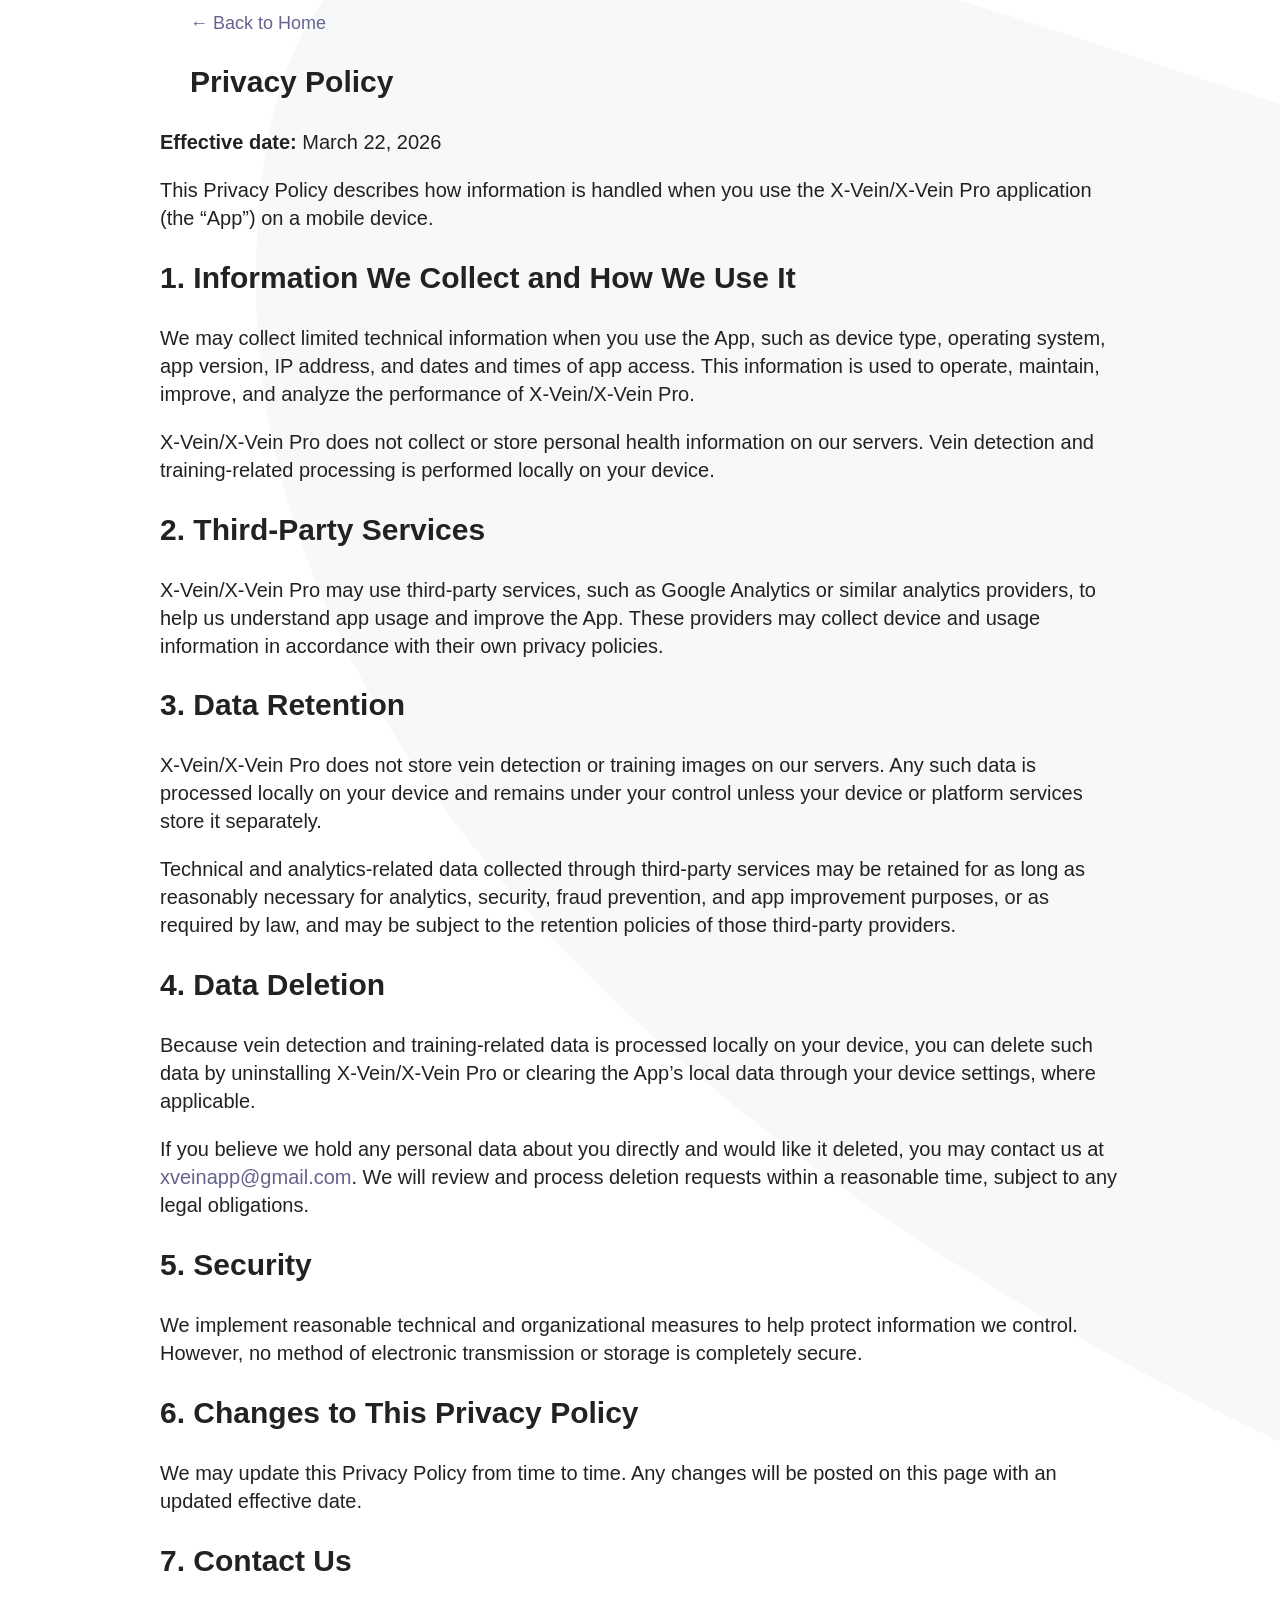
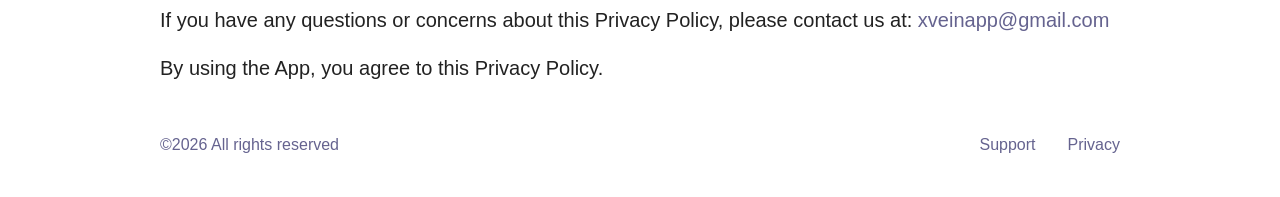
<file: page-1.html>
<!DOCTYPE html>
<html dir="auto" lang="en">
<head>
  <meta charset="UTF-8" />
  <title>Privacy Policy - X-Vein/X-Vein Pro Medical Training App</title>

  <meta
    name="description"
    content="X-Vein/X-Vein Pro Privacy Policy - Learn how we protect your privacy and handle data in our medical vein detection training application."
  />
  <meta name="viewport" content="width=device-width, initial-scale=1" />
  <link rel="icon" href="assets/favicon.png" />

  <meta property="og:title" content="Privacy Policy - X-Vein/X-Vein Pro Medical Training App" />
  <meta
    property="og:description"
    content="X-Vein/X-Vein Pro Privacy Policy - Learn how we protect your privacy and handle data in our medical vein detection training application."
  />
  <meta property="og:image" content="assets/og-image.png" />

  <link rel="stylesheet" href="assets/tobi.css" />
  <link rel="stylesheet" href="assets/style.css" />
</head>
<body>
  <main>
    <article class="page">
      <header class="page__header">
        <div class="container">
          <nav class="page__nav">
            <a href="index.html" class="page__nav-link">← Back to Home</a>
          </nav>
          <h1 class="page__title">Privacy Policy</h1>
        </div>
      </header>

      <div class="page__content">
        <p><strong>Effective date:</strong> March 22, 2026</p>

        <p>
          This Privacy Policy describes how information is handled when you use the
          X-Vein/X-Vein Pro application (the “App”) on a mobile device.
        </p>

        <h2>1. Information We Collect and How We Use It</h2>
        <p>
          We may collect limited technical information when you use the App, such as
          device type, operating system, app version, IP address, and dates and times
          of app access. This information is used to operate, maintain, improve, and
          analyze the performance of X-Vein/X-Vein Pro.
        </p>
        <p>
          X-Vein/X-Vein Pro does not collect or store personal health information on
          our servers. Vein detection and training-related processing is performed
          locally on your device.
        </p>

        <h2>2. Third-Party Services</h2>
        <p>
          X-Vein/X-Vein Pro may use third-party services, such as Google Analytics or
          similar analytics providers, to help us understand app usage and improve the
          App. These providers may collect device and usage information in accordance
          with their own privacy policies.
        </p>

        <h2>3. Data Retention</h2>
        <p>
          X-Vein/X-Vein Pro does not store vein detection or training images on our
          servers. Any such data is processed locally on your device and remains under
          your control unless your device or platform services store it separately.
        </p>
        <p>
          Technical and analytics-related data collected through third-party services
          may be retained for as long as reasonably necessary for analytics, security,
          fraud prevention, and app improvement purposes, or as required by law, and
          may be subject to the retention policies of those third-party providers.
        </p>

        <h2>4. Data Deletion</h2>
        <p>
          Because vein detection and training-related data is processed locally on your
          device, you can delete such data by uninstalling X-Vein/X-Vein Pro or clearing
          the App’s local data through your device settings, where applicable.
        </p>
        <p>
          If you believe we hold any personal data about you directly and would like
          it deleted, you may contact us at
          <a href="mailto:xveinapp@gmail.com">xveinapp@gmail.com</a>. We will review
          and process deletion requests within a reasonable time, subject to any legal
          obligations.
        </p>

        <h2>5. Security</h2>
        <p>
          We implement reasonable technical and organizational measures to help protect
          information we control. However, no method of electronic transmission or
          storage is completely secure.
        </p>

        <h2>6. Changes to This Privacy Policy</h2>
        <p>
          We may update this Privacy Policy from time to time. Any changes will be
          posted on this page with an updated effective date.
        </p>

        <h2>7. Contact Us</h2>
        <p>
          If you have any questions or concerns about this Privacy Policy, please
          contact us at:
          <a href="mailto:xveinapp@gmail.com">xveinapp@gmail.com</a>
        </p>

        <p>By using the App, you agree to this Privacy Policy.</p>
      </div>
    </article>
  </main>

  <footer class="footer">
    <div class="container">
      <div class="footer__container">
        <p class="footer__love">
          <script>document.write('&copy;' + (new Date()).getFullYear());</script>
          <noscript>&copy;2026</noscript>
          All rights reserved
        </p>
        <ul class="footer__links">
          <li class="footer__link">
            <a href="support.html">Support</a>
          </li>
          <li class="footer__link">
            <a href="page-1.html">Privacy</a>
          </li>
        </ul>
      </div>
    </div>
  </footer>

  <script type="text/javascript" src="assets/tobi.min.js"></script>
  <script>
    window.onload = function () {
      var tobi = new Tobi();
    };
  </script>
</body>
</html>
</file>
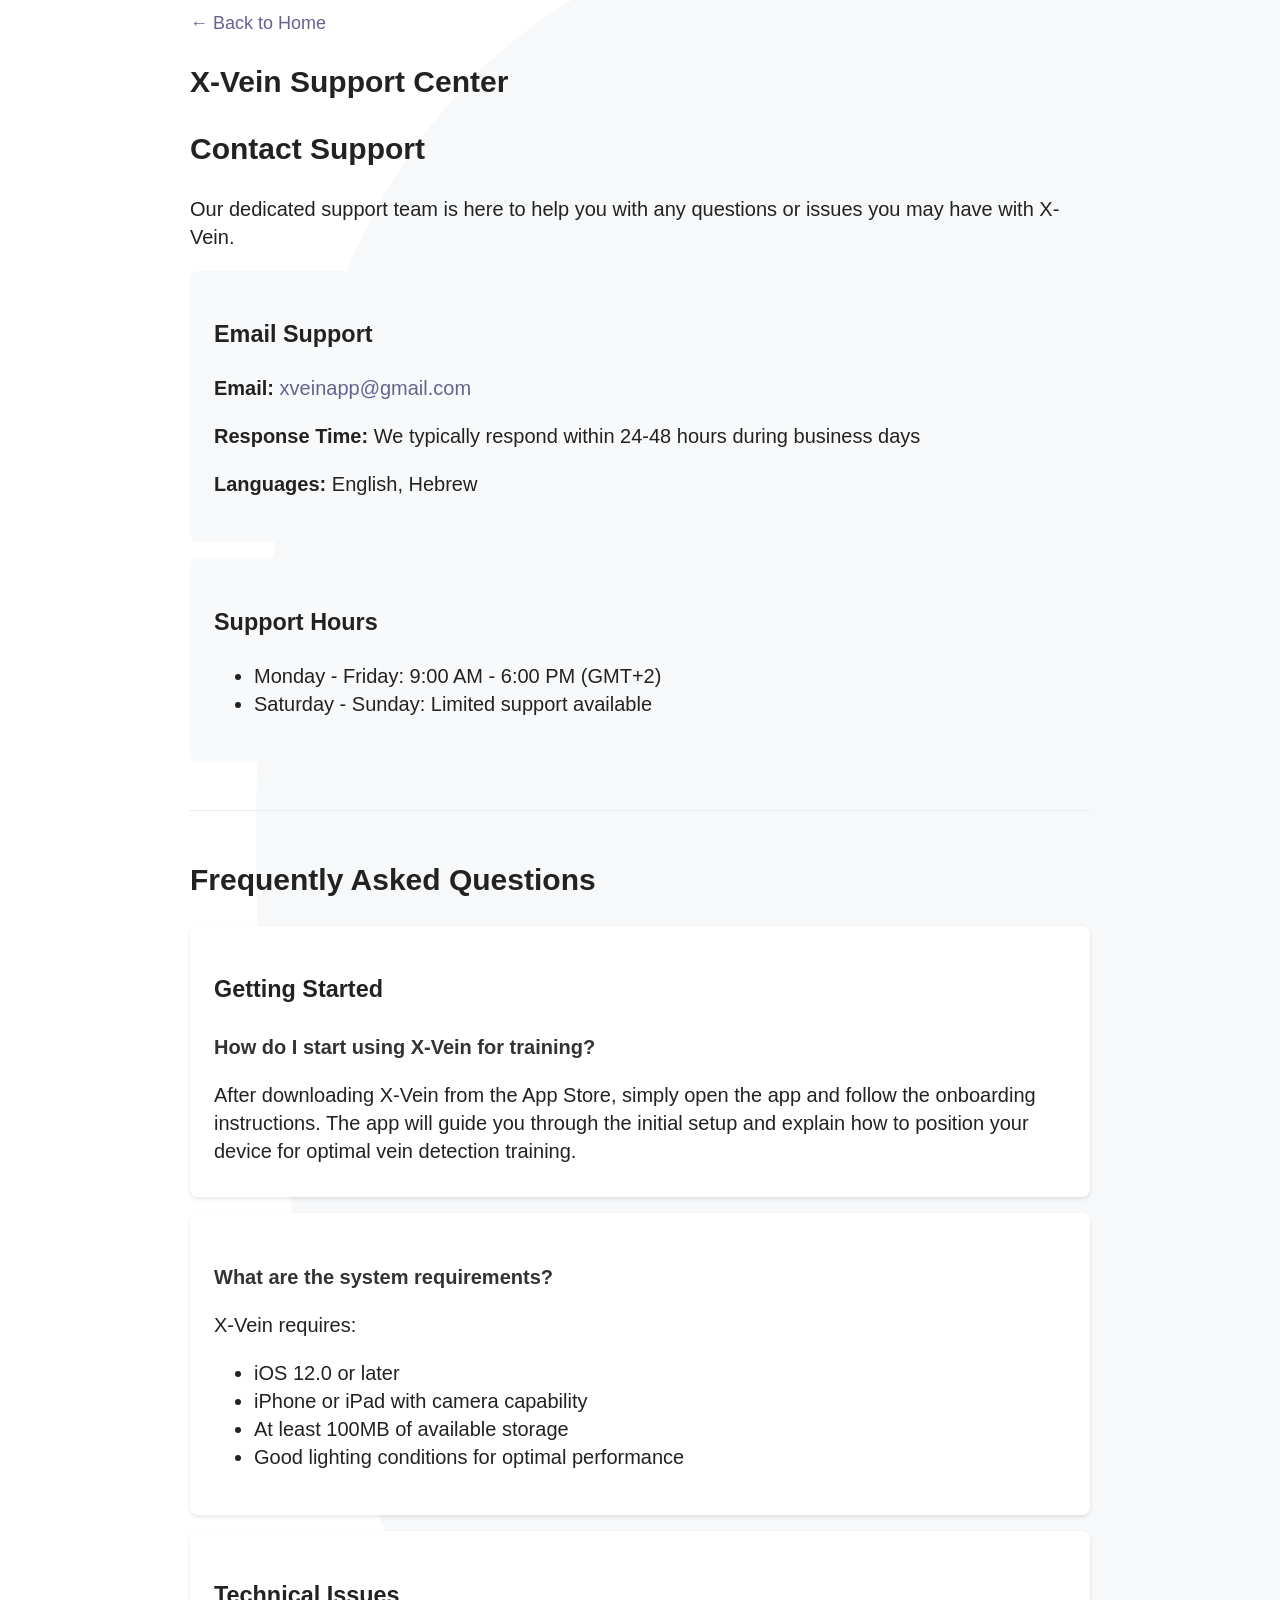
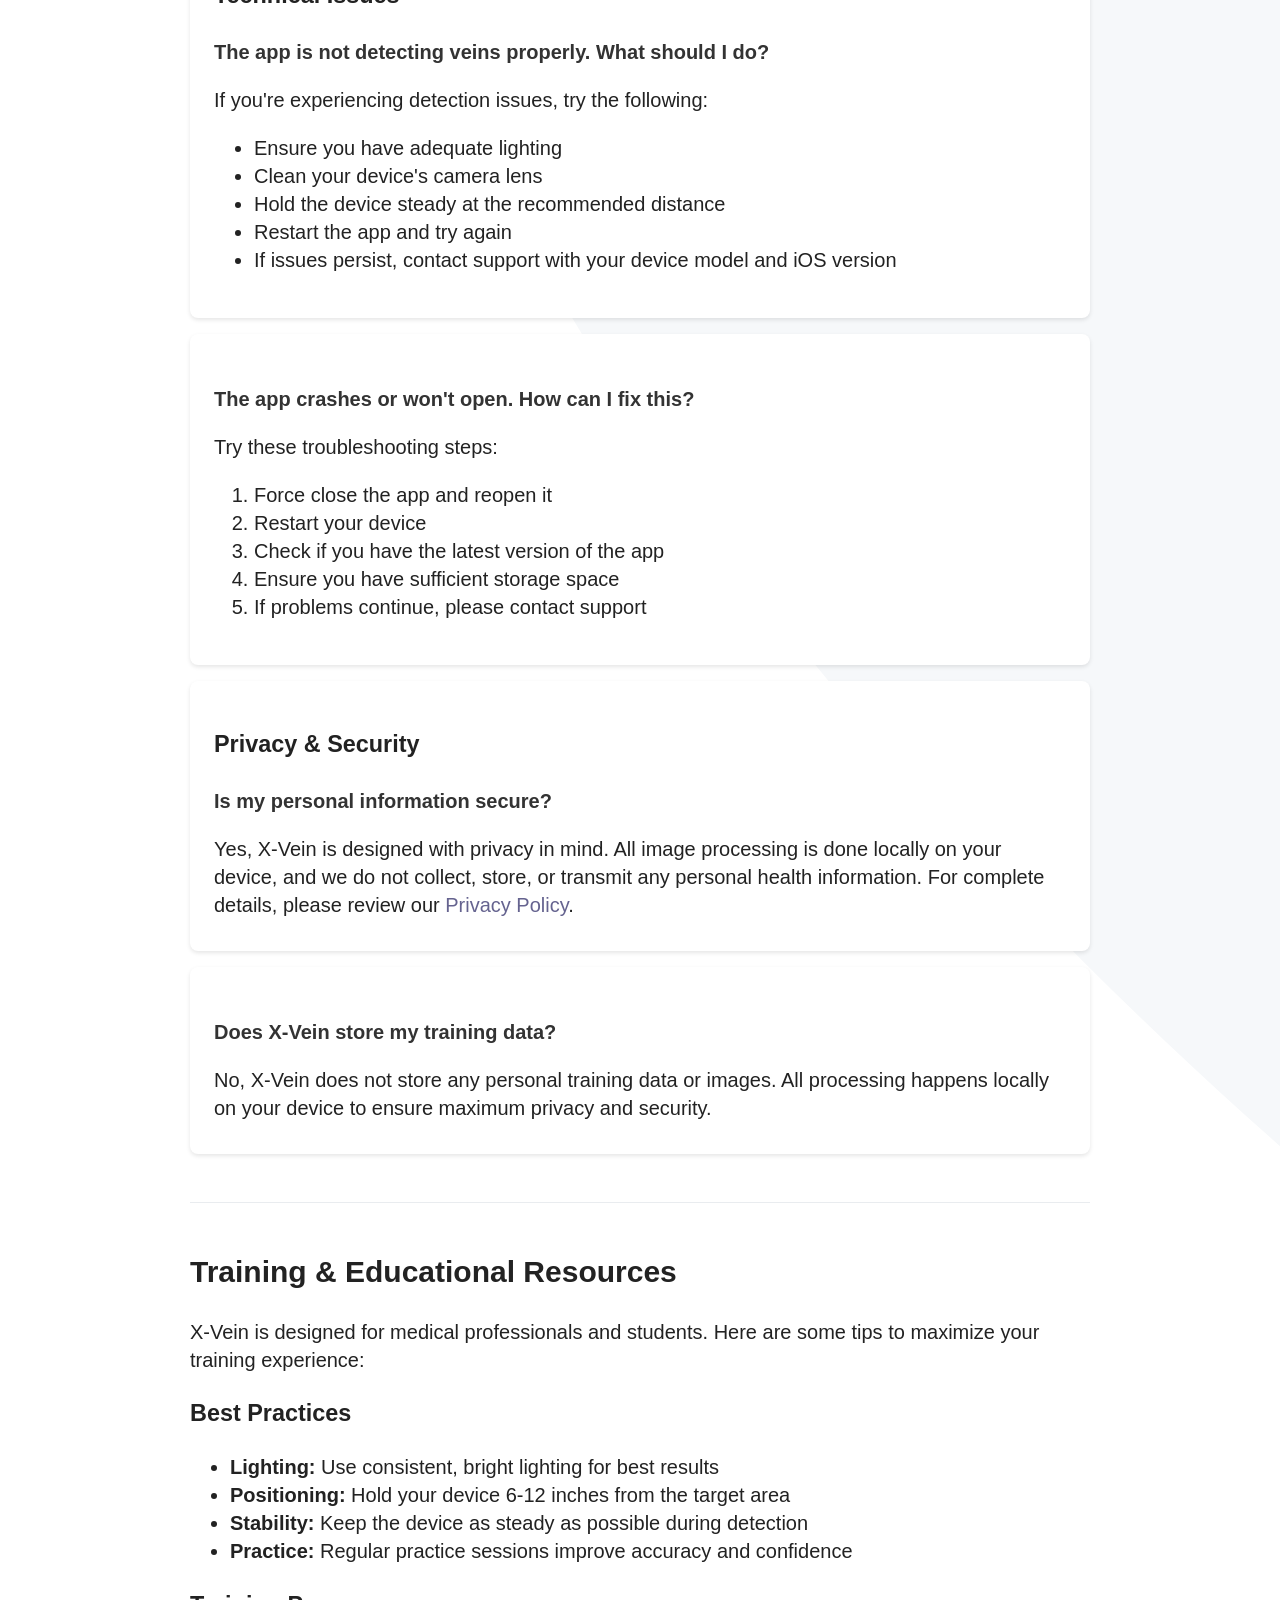
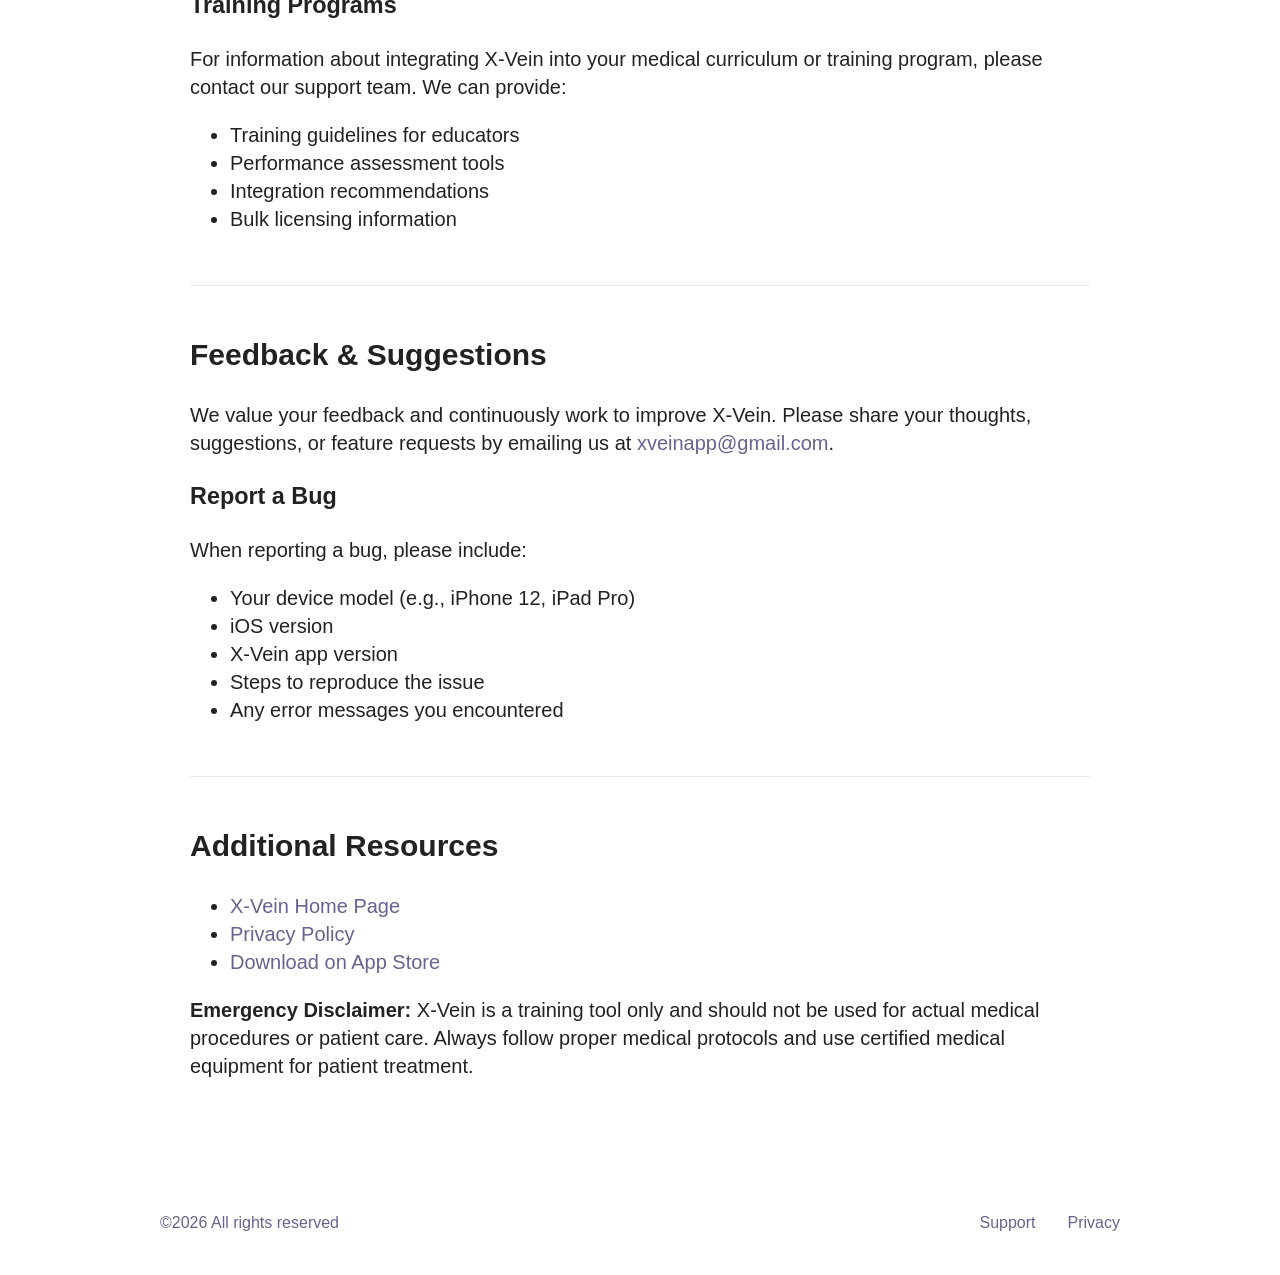
<file: support.html>
<!DOCTYPE html>
<html dir="auto" lang="en">
<head>
	<meta charset="UTF-8" />
	<title>Support - X-Vein Medical Training App</title>

	<meta name="description" content="Get help and support for X-Vein medical vein detection training app. Contact our support team, find answers to common questions, and access training resources." />
	<meta name="viewport" content="width=device-width, initial-scale=1" />
	<link rel="icon" href="assets/favicon.png" />

	<meta property="og:title" content="Support - X-Vein Medical Training App" />
	<meta property="og:description" content="Get help and support for X-Vein medical vein detection training app. Contact our support team, find answers to common questions, and access training resources." />
	<meta property="og:image" content="assets/og-image.png" />

	<link rel="stylesheet" href="assets/tobi.css" />
	<link rel="stylesheet" href="assets/style.css" />

</head>
	<body>
		<main>
<article class="page">
	<header class="page__header">
		<div class="container">
			<nav class="page__nav">
				<a href="index.html" class="page__nav-link">← Back to Home</a>
			</nav>
			<h1 class="page__title">X-Vein Support Center</h1>
		</div>
	</header>
	<div class="page__content container">
		
		<section class="support-section">
			<h2>Contact Support</h2>
			<p>Our dedicated support team is here to help you with any questions or issues you may have with X-Vein.</p>
			
			<div class="contact-info">
				<h3>Email Support</h3>
				<p><strong>Email:</strong> <a href="mailto:xveinapp@gmail.com">xveinapp@gmail.com</a></p>
				<p><strong>Response Time:</strong> We typically respond within 24-48 hours during business days</p>
				<p><strong>Languages:</strong> English, Hebrew</p>
			</div>
			
			<div class="support-hours">
				<h3>Support Hours</h3>
				<ul>
					<li>Monday - Friday: 9:00 AM - 6:00 PM (GMT+2)</li>
					<li>Saturday - Sunday: Limited support available</li>
				</ul>
			</div>
		</section>

		<section class="support-section">
			<h2>Frequently Asked Questions</h2>
			
			<div class="faq-item">
				<h3>Getting Started</h3>
				<h4>How do I start using X-Vein for training?</h4>
				<p>After downloading X-Vein from the App Store, simply open the app and follow the onboarding instructions. The app will guide you through the initial setup and explain how to position your device for optimal vein detection training.</p>
			</div>
			
			<div class="faq-item">
				<h4>What are the system requirements?</h4>
				<p>X-Vein requires:</p>
				<ul>
					<li>iOS 12.0 or later</li>
					<li>iPhone or iPad with camera capability</li>
					<li>At least 100MB of available storage</li>
					<li>Good lighting conditions for optimal performance</li>
				</ul>
			</div>
			
			<div class="faq-item">
				<h3>Technical Issues</h3>
				<h4>The app is not detecting veins properly. What should I do?</h4>
				<p>If you're experiencing detection issues, try the following:</p>
				<ul>
					<li>Ensure you have adequate lighting</li>
					<li>Clean your device's camera lens</li>
					<li>Hold the device steady at the recommended distance</li>
					<li>Restart the app and try again</li>
					<li>If issues persist, contact support with your device model and iOS version</li>
				</ul>
			</div>
			
			<div class="faq-item">
				<h4>The app crashes or won't open. How can I fix this?</h4>
				<p>Try these troubleshooting steps:</p>
				<ol>
					<li>Force close the app and reopen it</li>
					<li>Restart your device</li>
					<li>Check if you have the latest version of the app</li>
					<li>Ensure you have sufficient storage space</li>
					<li>If problems continue, please contact support</li>
				</ol>
			</div>
			
			<div class="faq-item">
				<h3>Privacy & Security</h3>
				<h4>Is my personal information secure?</h4>
				<p>Yes, X-Vein is designed with privacy in mind. All image processing is done locally on your device, and we do not collect, store, or transmit any personal health information. For complete details, please review our <a href="page-1.html">Privacy Policy</a>.</p>
			</div>
			
			<div class="faq-item">
				<h4>Does X-Vein store my training data?</h4>
				<p>No, X-Vein does not store any personal training data or images. All processing happens locally on your device to ensure maximum privacy and security.</p>
			</div>
		</section>

		<section class="support-section">
			<h2>Training & Educational Resources</h2>
			<p>X-Vein is designed for medical professionals and students. Here are some tips to maximize your training experience:</p>
			
			<h3>Best Practices</h3>
			<ul>
				<li><strong>Lighting:</strong> Use consistent, bright lighting for best results</li>
				<li><strong>Positioning:</strong> Hold your device 6-12 inches from the target area</li>
				<li><strong>Stability:</strong> Keep the device as steady as possible during detection</li>
				<li><strong>Practice:</strong> Regular practice sessions improve accuracy and confidence</li>
			</ul>
			
			<h3>Training Programs</h3>
			<p>For information about integrating X-Vein into your medical curriculum or training program, please contact our support team. We can provide:</p>
			<ul>
				<li>Training guidelines for educators</li>
				<li>Performance assessment tools</li>
				<li>Integration recommendations</li>
				<li>Bulk licensing information</li>
			</ul>
		</section>

		<section class="support-section">
			<h2>Feedback & Suggestions</h2>
			<p>We value your feedback and continuously work to improve X-Vein. Please share your thoughts, suggestions, or feature requests by emailing us at <a href="mailto:xveinapp@gmail.com">xveinapp@gmail.com</a>.</p>
			
			<h3>Report a Bug</h3>
			<p>When reporting a bug, please include:</p>
			<ul>
				<li>Your device model (e.g., iPhone 12, iPad Pro)</li>
				<li>iOS version</li>
				<li>X-Vein app version</li>
				<li>Steps to reproduce the issue</li>
				<li>Any error messages you encountered</li>
			</ul>
		</section>

		<section class="support-section">
			<h2>Additional Resources</h2>
			<ul>
				<li><a href="index.html">X-Vein Home Page</a></li>
				<li><a href="page-1.html">Privacy Policy</a></li>
				<li><a href="https://apps.apple.com/app/x-vein/id6451044832" target="_blank">Download on App Store</a></li>
			</ul>
			
			<p><strong>Emergency Disclaimer:</strong> X-Vein is a training tool only and should not be used for actual medical procedures or patient care. Always follow proper medical protocols and use certified medical equipment for patient treatment.</p>
		</section>
	</div>
</article>

		</main>
		<footer class="footer">
			<div class="container">
				<div class="footer__container">
					<p class="footer__love">
						<script>document.write('&copy;' + (new Date()).getFullYear());</script><noscript>&copy;2023</noscript> All rights reserved
							
					</p>
					<ul class="footer__links">
							<li class="footer__link">
								<a href="support.html">Support</a>
							</li>
							<li class="footer__link">
								<a href="page-1.html">Privacy</a>
							</li>
		
					</ul>
				</div>
			</div>
		</footer>

		<script type="text/javascript" src="assets/tobi.min.js" /></script>
		<script>
			window.onload = function () {
				var tobi = new Tobi();
			};
		</script>

  </body>
</html>
</file>
<file: assets/tobi.css>
.tobi {
  background-color: rgba(26, 42, 58, 0.94);
  bottom: 0;
  box-sizing: border-box;
  contain: strict;
  font-size: 18px;
  left: 0;
  line-height: 1.5555555555555556;
  overflow: hidden;
  position: fixed;
  right: 0;
  top: 0;
  z-index: 1337;
}

.tobi[aria-hidden="true"] {
  display: none;
}

.tobi *,
.tobi *::before,
.tobi *::after {
  box-sizing: inherit;
}

.tobi-is-open {
  overflow-y: hidden;
}

.tobi__slider {
  bottom: 0;
  left: 0;
  position: absolute;
  right: 0;
  top: 0;
  will-change: transform;
}

.tobi__slider:not(.tobi__slider--is-dragging) {
  transition-duration: 0.3s;
  transition-property: transform;
  transition-timing-function: cubic-bezier(0.19, 1, 0.22, 1);
}

@media screen and (prefers-reduced-motion: reduce) {
  .tobi__slider:not(.tobi__slider--is-dragging) {
    transition: none;
  }
}

.tobi__slider--is-draggable [data-type] {
  cursor: -webkit-grab;
  cursor: grab;
}

.tobi__slider--is-dragging [data-type] {
  cursor: -webkit-grabbing;
  cursor: grabbing;
}

.tobi__slide {
  align-items: center;
  display: flex;
  height: 100%;
  justify-content: center;
  width: 100%;
}

.tobi__slide:not(.tobi__slide--is-active) {
  visibility: hidden;
}

.tobi [data-type] {
  max-height: 85vh;
  max-width: 85vw;
  overflow: hidden;
  overflow-y: auto;
  overscroll-behavior: contain;
}

.tobi [data-type] iframe,
.tobi [data-type] video {
  display: block !important;
}

.tobi [data-type] > figure {
  margin: 0;
  position: relative;
}

.tobi [data-type] > figure > img {
  display: block;
  height: auto;
  max-height: 85vh;
  max-width: 85vw;
  width: auto;
}

.tobi [data-type] > figure > figcaption {
  background-color: rgba(255, 255, 255, 0.94);
  bottom: 0;
  color: #1a2a3a;
  padding: 0.22222em 0.44444em;
  position: absolute;
  white-space: pre-wrap;
  width: 100%;
}

.tobi [data-type="html"] video {
  cursor: auto;
  max-height: 85vh;
  max-width: 85vw;
}

.tobi [data-type="iframe"] {
  /* Fix iframe scrolling on iOS */
  -webkit-overflow-scrolling: touch;
  transform: translate3d(0, 0, 0);
}

.tobi [data-type="iframe"] iframe {
  height: 85vh;
  width: 85vw;
}

.tobi > button {
  background-color: transparent;
  border: 0.05556em solid transparent;
  color: #fff;
  cursor: pointer;
  font: inherit;
  line-height: 1;
  margin: 0;
  opacity: 0.5;
  padding: 0.22222em;
  position: absolute;
  touch-action: manipulation;
  transition-duration: 0.3s;
  transition-property: opacity, transform;
  transition-timing-function: cubic-bezier(0.19, 1, 0.22, 1);
  will-change: opacity, transform;
  z-index: 1;
}

@media screen and (prefers-reduced-motion: reduce) {
  .tobi > button {
    transition: none;
    will-change: opacity;
  }
}

.tobi > button svg {
  pointer-events: none;
  stroke: #fff;
  stroke-width: 1;
  stroke-linecap: square;
  stroke-linejoin: miter;
  fill: none;
  color: #fff;
}

.tobi > button:active, .tobi > button:focus, .tobi > button:hover {
  opacity: 1;
  transform: scale(0.84);
}

@media screen and (prefers-reduced-motion: reduce) {
  .tobi > button:active, .tobi > button:focus, .tobi > button:hover {
    transform: none;
  }
}

.tobi > button.tobi__prev, .tobi > button.tobi__next {
  top: calc(50% - 1.94444em);
}

.tobi > button.tobi__prev svg, .tobi > button.tobi__next svg {
  height: 3.88889em;
  width: 3.88889em;
}

.tobi > button.tobi__prev {
  left: 0;
}

.tobi > button.tobi__next {
  right: 0;
}

.tobi > button.tobi__close {
  right: 0.27778em;
  top: 1em;
}

.tobi > button.tobi__close svg {
  height: 3.33333em;
  width: 3.33333em;
}

.tobi > button:disabled, .tobi > button[aria-hidden="true"] {
  display: none;
}

.tobi__counter {
  background-color: transparent;
  color: #fff;
  font-size: 1.11111em;
  left: 1em;
  line-height: 1;
  position: absolute;
  top: 2.22222em;
  z-index: 1;
}

.tobi__counter[aria-hidden="true"] {
  display: none;
}

.tobi-loader {
  display: inline-block;
  height: 5.55556em;
  left: calc(50% - 2.77778em);
  position: absolute;
  top: calc(50% - 2.77778em);
  width: 5.55556em;
}

.tobi-loader::before {
  animation: spin 1s infinite;
  border-radius: 100%;
  border: 0.22222em solid #949ba3;
  border-top-color: #fff;
  bottom: 0;
  content: "";
  left: 0;
  position: absolute;
  right: 0;
  top: 0;
  z-index: 1;
}

.tobi-zoom {
  border: 0;
  box-shadow: none;
  display: inline-block;
  position: relative;
  text-decoration: none;
}

.tobi-zoom img {
  display: block;
}

.tobi-zoom__icon {
  background-color: rgba(26, 42, 58, 0.94);
  bottom: 0;
  color: #fff;
  line-height: 1;
  position: absolute;
  right: 0;
}

.tobi-zoom__icon svg {
  color: #fff;
  fill: none;
  height: 1.11111em;
  padding: 0.22222em;
  pointer-events: none;
  stroke-linecap: square;
  stroke-linejoin: miter;
  stroke-width: 2;
  stroke: #fff;
  width: 1.11111em;
}

@keyframes spin {
  to {
    transform: rotate(360deg);
  }
}
</file>
<file: assets/style.css>
:root {
  --font-xl: 42px;
  --font-lg: 24px;
  --font-md: 20px;
  --font-sm: 18px;
  --font-xs: 16px;
  --font-xxs: 14px;
}
@media (max-width: 768px) {
  :root {
    --font-xl: 18px;
    --font-lg: 16px;
    --font-md: 14px;
    --font-sm: 12px;
    --font-xs: 12px;
    --font-xxs: 12px;
  }
}

body {
  font-family: -apple-system, BlinkMacSystemFont, "Segoe UI", Roboto, Oxygen-Sans, Ubuntu, Cantarell, "Helvetica Neue", sans-serif;
  color: #222;
  display: flex;
  min-height: 100vh;
  flex-direction: column;
  font-size: var(--font-md);
  background-color: #fff;
  background-image: url([data-uri]);
  background-size: cover;
  background-position-x: 20vw;
  background-position-y: -10vh;
  background-repeat: no-repeat;
  line-height: 1.4;
}

main {
  flex: 1;
  width: 100%;
}

a {
  color: #65638f;
  text-decoration: none;
}
a:hover {
  color: #5A51FE;
}

.button {
  display: flex;
  background: linear-gradient(65deg, #DA552F, #ea8e39);
  font-family: "Heebo", sans-serif;
  color: #fff;
  display: inline-flex;
  font-size: var(--font-xxs);
  letter-spacing: 0px;
  font-weight: 700;
  line-height: 16px;
  text-transform: uppercase;
  text-decoration: none !important;
  border: none;
  border-radius: 2px;
  cursor: pointer;
  justify-content: center;
  padding: 16px 32px;
  text-align: center;
  white-space: nowrap;
  box-shadow: 0 8px 24px rgba(32, 43, 54, 0.12);
  mix-blend-mode: multiply;
  transition: all 0.15s ease;
}
.button:hover {
  color: #fff;
  box-shadow: 0 8px 24px rgba(32, 43, 54, 0.25);
}
.button--link {
  background: rgba(0, 0, 0, 0);
  color: #5A51FE;
  box-shadow: none;
}
.button--link:hover {
  color: #8751FE;
  box-shadow: none;
}

.accent {
  color: #5A51FE;
}

.container {
  max-width: 960px;
  padding: 0 30px;
  margin: auto;
}

h1, h2 {
  font-family: "Heebo", sans-serif;
}

.container-desktop {
  max-width: 960px;
  padding: 0 30px;
  margin: auto;
}
@media (max-width: 768px) {
  .container-desktop {
    max-width: 100%;
    padding: 0;
  }
}

.tobi-zoom__icon {
  display: none;
}

.app__header {
  display: flex;
  flex-direction: row;
  margin-top: 128px;
  margin-bottom: 128px;
  align-items: center;
}
@media (max-width: 768px) {
  .app__header {
    align-items: flex-start;
    margin-top: 32px;
    margin-bottom: 16px;
  }
}
.app__logo-wrapper {
  display: inline-block;
  background-image: url("ios-mask-border-128.svg");
  background-size: contain;
  max-width: 250px;
  max-height: 250px;
  padding: 1px;
  margin-right: 64px;
  width: 100%;
  height: 100%;
  background-repeat: no-repeat;
}
html[dir=rtl] .app__logo-wrapper {
  margin-left: 64px;
  margin-right: 0;
}
@media (max-width: 768px) {
  .app__logo-wrapper {
    max-width: 100px;
    max-height: 100px;
    margin-right: 16px;
  }
}
.app__logo {
  border-radius: 22.5%;
  mask-image: url("ios-mask.svg");
  mask-size: cover;
  width: 100%;
  height: auto;
}
.app__name {
  font-size: var(--font-xl);
  margin: 0;
}
.app__description {
  font-size: var(--font-lg);
}
@media (max-width: 768px) {
  .app__description {
    margin-top: 8px;
    margin-bottom: 0;
  }
}
.app__screenshots-list {
  display: grid;
  grid-template-columns: 200px 200px 200px 200px 200px 200px;
  grid-column-gap: 20px;
  padding: 30px 0;
}
@media (max-width: 768px) {
  .app__screenshots-list {
    padding: 32px;
    width: 800px;
  }
}
.app__screenshot {
  width: 100%;
  border-radius: 16px;
  box-shadow: 0 12px 48px rgba(17, 16, 62, 0.12);
  transition: all 0.3s ease-in-out;
  transform: scale(1);
  cursor: pointer;
}
.app__screenshot:hover {
  box-shadow: 0 24px 48px rgba(17, 16, 62, 0.12);
  transform: scale(1.05);
}
.app__screenshots-wrapper {
  overflow-y: auto;
}
.app__buttons {
  display: flex;
  flex-direction: row;
  align-items: center;
  margin-left: -9.8px;
}
.app__buttons--mobile {
  display: none;
}
@media (max-width: 768px) {
  .app__buttons {
    margin-left: 0;
    margin-bottom: 64px;
  }
  .app__buttons--mobile {
    display: flex;
    justify-content: center;
  }
  .app__buttons--desktop {
    display: none;
  }
}
.app__button-play img {
  width: 176.4px;
}
.app__button-ios img {
  width: 140px;
}
.app__button-web {
  margin-left: 12px;
}
.app__button-web img {
  width: 157px;
}
@media (max-width: 768px) {
  .app__button-play img {
    width: 126px;
  }
  .app__button-ios img {
    width: 100px;
  }
  .app__button-web {
    margin-left: 8px;
  }
  .app__button-web img {
    width: 112px;
  }
}
.app__section-title {
  font-size: var(--font-lg);
}
.app__section {
  margin-bottom: 128px;
}
@media (max-width: 768px) {
  .app__section {
    margin-bottom: 64px;
  }
}
.app__featured-content {
  display: grid;
  grid-template-columns: 1fr 1fr 1fr 1fr;
  grid-column-gap: 32px;
  align-items: center;
}
@media (max-width: 768px) {
  .app__featured-content {
    display: block;
    padding: 32px;
  }
}
.app__featured-image {
  width: 100%;
  margin: auto;
}

.footer {
  padding: 16px 0;
  font-size: var(--font-xs) !important;
}
.footer a {
  font-size: var(--font-xs) !important;
}
.footer__container {
  color: #65638f;
  display: flex;
  width: 100%;
  justify-content: space-between;
  align-items: center;
}
@media (max-width: 768px) {
  .footer__container {
    flex-direction: column-reverse;
    align-items: flex-start;
  }
}
.footer__links {
  list-style: none;
  display: flex;
  padding-left: 0;
}
.footer__link {
  margin-left: 32px;
}
@media (max-width: 768px) {
  .footer__link {
    margin-left: 0;
    margin-right: 8px;
  }
}

.page {
  max-width: 960px;
  padding: 0 30px;
  margin: auto;
}

.darkmode-toggle {
  z-index: 500;
}

.darkmode-background {
  background-image: url([data-uri]) !important;
  background-size: cover !important;
  background-position-x: 20vw !important;
  background-position-y: -10vh !important;
  background-repeat: no-repeat !important;
}

/* Support section styles */
.app__support {
  background-color: #f8f9fa;
  border-radius: 12px;
  padding: 2rem;
  margin-top: 2rem;
}

.app__support-content h3 {
  color: #333;
  margin-top: 2rem;
  margin-bottom: 1rem;
  font-size: var(--font-lg);
}

.app__support-content ul {
  margin: 1rem 0;
  padding-left: 1.5rem;
}

.app__support-content li {
  margin-bottom: 0.5rem;
  line-height: 1.6;
}

.faq-item {
  background-color: white;
  border-radius: 8px;
  padding: 1.5rem;
  margin-bottom: 1rem;
  box-shadow: 0 2px 4px rgba(0,0,0,0.1);
}

.faq-item h4 {
  color: #333;
  margin-bottom: 0.5rem;
  font-size: var(--font-md);
}

.faq-item p {
  margin-bottom: 0.5rem;
}

/* Support page specific styles */
.support-section {
  margin-bottom: 3rem;
  padding-bottom: 2rem;
  border-bottom: 1px solid #e9ecef;
}

.support-section:last-child {
  border-bottom: none;
}

.contact-info, .support-hours {
  background-color: #f8f9fa;
  padding: 1.5rem;
  border-radius: 8px;
  margin: 1rem 0;
}

.page__nav {
  margin-bottom: 1rem;
}

.page__nav-link {
  color: #65638f;
  font-size: var(--font-sm);
  text-decoration: none;
}

.page__nav-link:hover {
  color: #5A51FE;
}

@media (max-width: 768px) {
  .app__support {
    padding: 1.5rem;
    margin-top: 1rem;
  }
  
  .faq-item {
    padding: 1rem;
  }
  
  .support-section {
    margin-bottom: 2rem;
  }
  
  .contact-info, .support-hours {
    padding: 1rem;
  }
}
</file>
